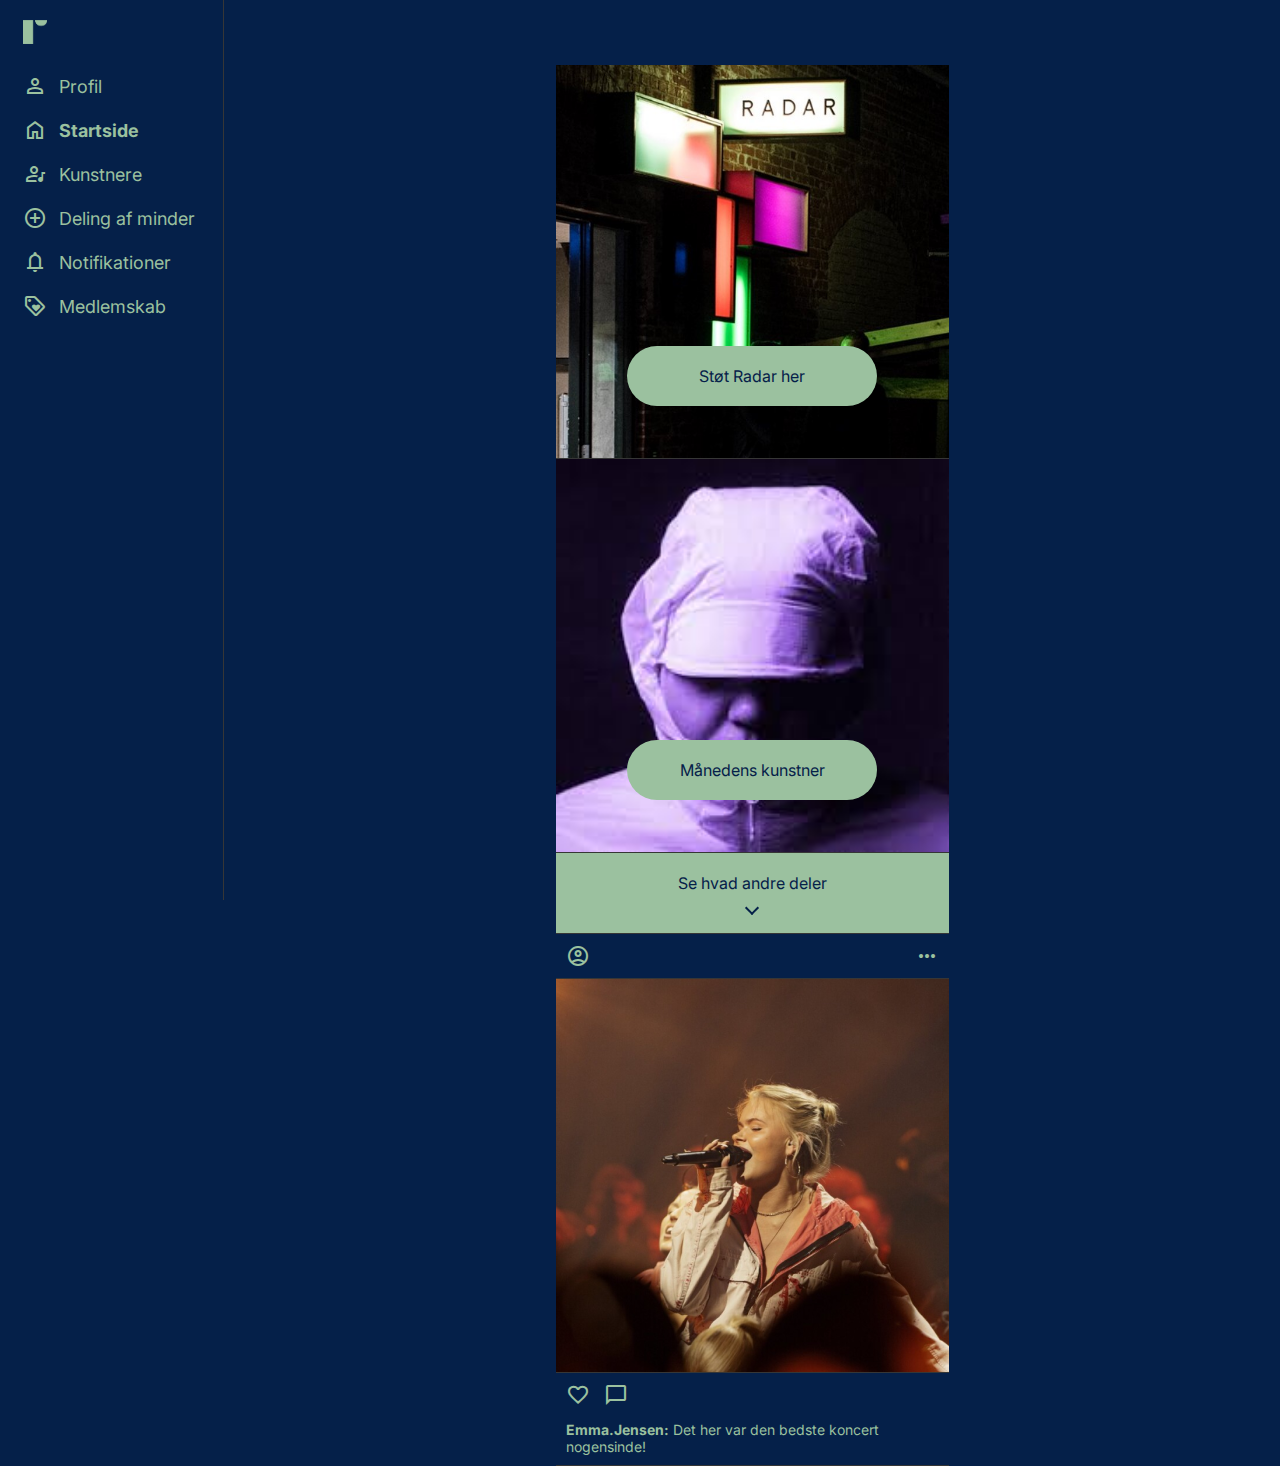
<file: index.html>
<!DOCTYPE html>
<html lang="da">

<head>
    <meta charset="UTF-8">
    <meta name="viewport" content="width=device-width, initial-scale=1.0">
    <meta name="description" content="Radar Echo">
    <title>Radar Echo</title>

    <link rel="stylesheet" href="style.css">
    <link rel="stylesheet" href="https://fonts.googleapis.com/css2?family=Inter:wght@400;600&display=swap" />
    <link rel="stylesheet" href="https://fonts.googleapis.com/css2?family=Material+Symbols+Outlined:opsz,wght,FILL,GRAD@20..48,100..700,0..1,-50..200" />
</head>

<body>

    <aside class="sidebar">
        <img src="img/radarlogo.png" alt="Radar Logo" class="logo">
        <nav class="menu">
            <a href="profil.html" class="menu-item">
                <span class="icon material-symbols-outlined">person</span>
                <span class="label">Profil</span>
            </a>
            <a href="startside.html" class="menu-item active">
                <span class="icon material-symbols-outlined">home</span>
                <span class="label">Startside</span>
            </a>
            <a href="kunstnere.html" class="menu-item">
                <span class="icon material-symbols-outlined">artist</span>
                <span class="label">Kunstnere</span>
            </a>
            <a href="delingafminder.html" class="menu-item">
                <span class="icon material-symbols-outlined">add_circle</span>
                <span class="label">Deling af minder</span>
            </a>
            <a href="notifikationer.html" class="menu-item">
                <span class="icon material-symbols-outlined">notifications</span>
                <span class="label">Notifikationer</span>
            </a>
            <a href="medlemsskab.html" class="menu-item">
                <span class="icon material-symbols-outlined">loyalty</span>
                <span class="label">Medlemskab</span>
            </a>
        </nav>
    </aside>
     
    
    <header>
        <img src="img/radarlogo.png" alt="Radar Logo" class="logo">
        <a href="profil.html">
            <span class="material-symbols-outlined person-icon">person</span>
        </a>
    </header>

    <main>
        <div class="image-container">
            <img src="img/radarindgang.jpg" alt="Radar Indgang" class="billeder">
            <div class="box1">
                <a href="https://radarlive.dk/">
                    <p>Støt Radar her</p>
                </a>
                
            </div>
        </div>

        <div class="image-container">
            <img src="img/mas.jpeg" alt="Mas Image" class="billeder">
            <div class="box1">
                <a href="kunstnere.html">
                    <p>Månedens kunstner</p>
                </a>
            </div>
        </div>

        <div class="new-box">
            <p>Se hvad andre deler</p>
            <div class="arrow-down"></div>
        </div>

        <div class="divider"></div>

        <div class="instagram-post">
            <div class="post-header">
                <span class="material-symbols-outlined custom-icon-size">account_circle</span>
                <span class="post-dots material-symbols-outlined">more_horiz</span>
            </div>
            <div class="divider"></div>
            <img src="img/annikakoncert.png" alt="Annika Koncert" class="billeder">
            <div class="divider"></div>
            <div class="post-footer">
                <span class="material-symbols-outlined heart-icon">favorite</span>
                <span class="material-symbols-outlined comment-icon">chat_bubble</span>
                <p><strong>Emma.Jensen:</strong> Det her var den bedste koncert nogensinde!</p>
            </div>
            <div class="divider"></div>
        </div>
    </main>

    <footer>
        <span class="material-symbols-outlined" data-label="Home">home</span>
        <a href="kunstnere.html">
            <span class="material-symbols-outlined" data-label="Artists">artist</span>
        </a>
        <a href="delingafminder.html">
            <span class="material-symbols-outlined" data-label="Share Memories">add_circle</span>
        </a>
        <a href="notifikationer.html">
            <span class="material-symbols-outlined" data-label="Notifications">notifications</span>
        </a>
        <a href="medlemsskab.html">
            <span class="material-symbols-outlined" data-label="Membership">loyalty</span>
        </a>
    </footer>

</body>
</html>
</file>
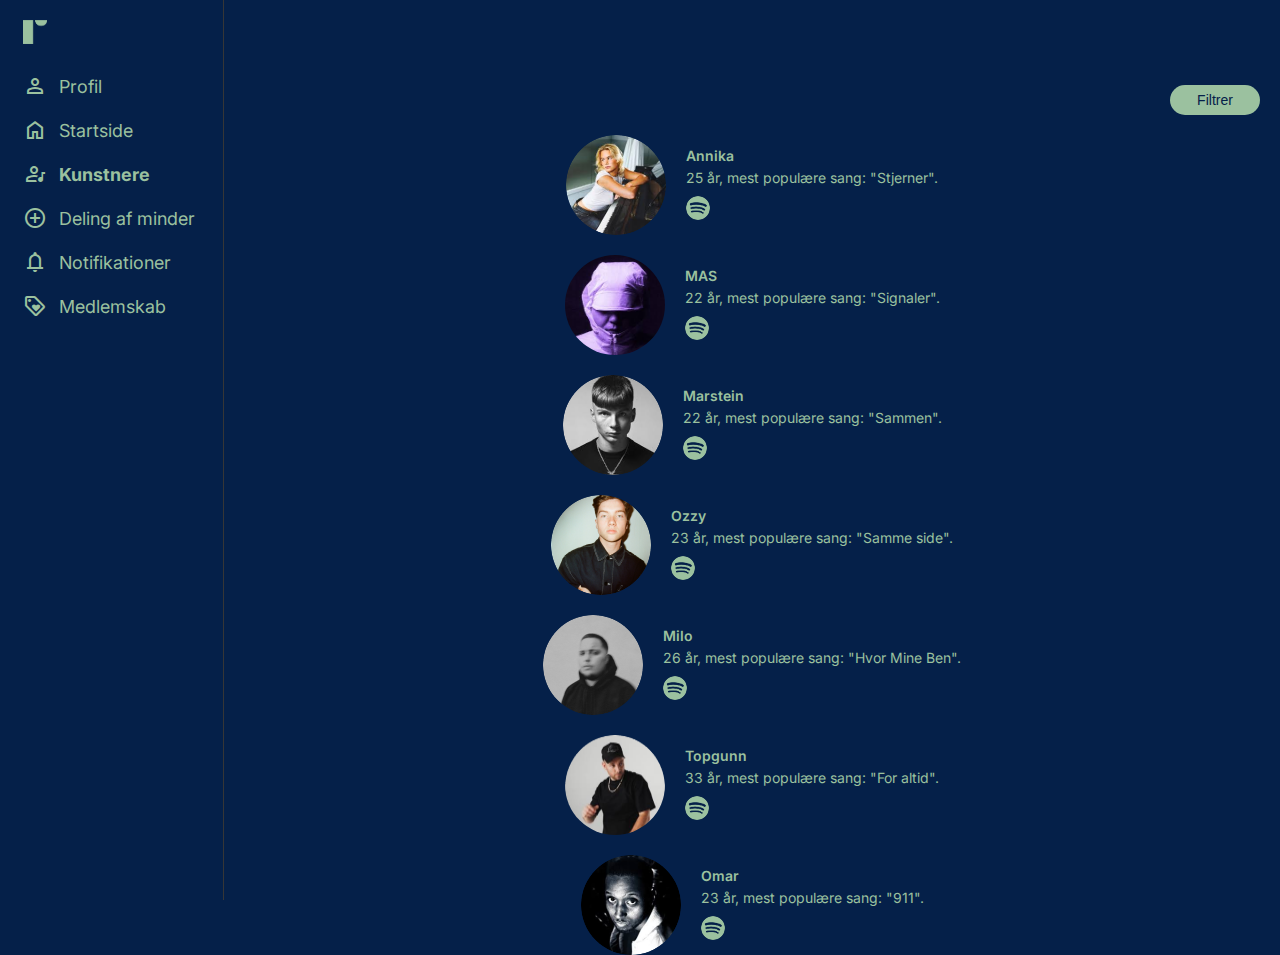
<file: kunstnere.html>
<!DOCTYPE html>
<html lang="da">

<head>
    <meta charset="UTF-8">
    <meta name="viewport" content="width=device-width, initial-scale=1.0">
    <meta name="description" content="Kunstnere på Radar">
    <title>Kunstnere</title>
    <link rel="stylesheet" href="style.css">
    <link rel="stylesheet" href="https://fonts.googleapis.com/css2?family=Inter:wght@400;600&display=swap" />
    <link rel="stylesheet" href="https://fonts.googleapis.com/css2?family=Material+Symbols+Outlined:opsz,wght,FILL,GRAD@20..48,100..700,0..1,-50..200" />
</head>

<body>

    <aside class="sidebar">
        <img src="img/radarlogo.png" alt="Radar Logo" class="logo">
        <nav class="menu">
            <a href="profil.html" class="menu-item">
                <span class="icon material-symbols-outlined">person</span>
                <span class="label">Profil</span>
            </a>
            <a href="index.html" class="menu-item">
                <span class="icon material-symbols-outlined">home</span>
                <span class="label">Startside</span>
            </a>
            <a href="kunstnere.html" class="menu-item active">
                <span class="icon material-symbols-outlined">artist</span>
                <span class="label">Kunstnere</span>
            </a>
            <a href="delingafminder.html" class="menu-item">
                <span class="icon material-symbols-outlined">add_circle</span>
                <span class="label">Deling af minder</span>
            </a>
            <a href="notifikationer.html" class="menu-item">
                <span class="icon material-symbols-outlined">notifications</span>
                <span class="label">Notifikationer</span>
            </a>
            <a href="medlemsskab.html" class="menu-item">
                <span class="icon material-symbols-outlined">loyalty</span>
                <span class="label">Medlemskab</span>
            </a>
        </nav>
    </aside>

    <header class="artist-header">
        <a href="index.html">
            <span class="material-symbols-outlined back-icon">chevron_left</span>
        </a>
        <h1>Kunstnere</h1>
    </header>

    <main>

        <button class="filtrer-knap">Filtrer</button>

        <div class="artist-info">
            <img src="img/annika.png" alt="Kunstnerens billede" class="artist-image">
            <div class="artist-details">
                <p class="artist-name">Annika</p>
                <p class="artist-description">25 år, mest populære sang: "Stjerner".</p>
                <a href="https://open.spotify.com/artist/1GKN1Js8fa19K23eIhOMhg" class="spotify-link">
                    <img src="img/spotify.png" alt="Spotify">
                </a>
            </div>
        </div>

        <div class="artist-info">
            <img src="img/mas.jpeg" alt="Kunstnerens billede" class="artist-image">
            <div class="artist-details">
                <p class="artist-name">MAS</p>
                <p class="artist-description">22 år, mest populære sang: "Signaler".</p>
                <a href="https://open.spotify.com/artist/3Tg0bQKDqc4ONwmKywDq72" class="spotify-link">
                    <img src="img/spotify.png" alt="Spotify">
                </a>
            </div>
        </div>

        <div class="artist-info">
            <img src="img/marstein.png" alt="Kunstnerens billede" class="artist-image">
            <div class="artist-details">
                <p class="artist-name">Marstein</p>
                <p class="artist-description">22 år, mest populære sang: "Sammen".</p>
                <a href="https://open.spotify.com/artist/7KjsjftPKKarTvZlawniPi" class="spotify-link">
                    <img src="img/spotify.png" alt="Spotify">
                </a>
            </div>
        </div>

        <div class="artist-info">
            <img src="img/ozzy.png" alt="Kunstnerens billede" class="artist-image">
            <div class="artist-details">
                <p class="artist-name">Ozzy</p>
                <p class="artist-description">23 år, mest populære sang: "Samme side".</p>
                <a href="https://open.spotify.com/artist/1RJznM4DOSV69NWbkq3RA9" class="spotify-link">
                    <img src="img/spotify.png" alt="Spotify">
                </a>
            </div>
        </div>

        <div class="artist-info">
            <img src="img/milo.png" alt="Kunstnerens billede" class="artist-image">
            <div class="artist-details">
                <p class="artist-name">Milo</p>
                <p class="artist-description">26 år, mest populære sang: "Hvor Mine Ben".</p>
                <a href="https://open.spotify.com/artist/0ySh6QBLEyARk5Nfuxu3gF" class="spotify-link">
                    <img src="img/spotify.png" alt="Spotify">
                </a>
            </div>
        </div>

        <div class="artist-info">
            <img src="img/topgunn.png" alt="Kunstnerens billede" class="artist-image">
            <div class="artist-details">
                <p class="artist-name">Topgunn</p>
                <p class="artist-description">33 år, mest populære sang: "For altid".</p>
                <a href="https://open.spotify.com/artist/4nXezpatStChCEWVvYLjd5" class="spotify-link">
                    <img src="img/spotify.png" alt="Spotify">
                </a>
            </div>
        </div>

        <div class="artist-info">
            <img src="img/omar.png" alt="Kunstnerens billede" class="artist-image">
            <div class="artist-details">
                <p class="artist-name">Omar</p>
                <p class="artist-description">23 år, mest populære sang: "911".</p>
                <a href="https://open.spotify.com/artist/1GLzVjVa7bLnAcD1At98j3" class="spotify-link">
                    <img src="img/spotify.png" alt="Spotify">
                </a>
            </div>
        </div>

    </main>

</body>

</html>
</file>
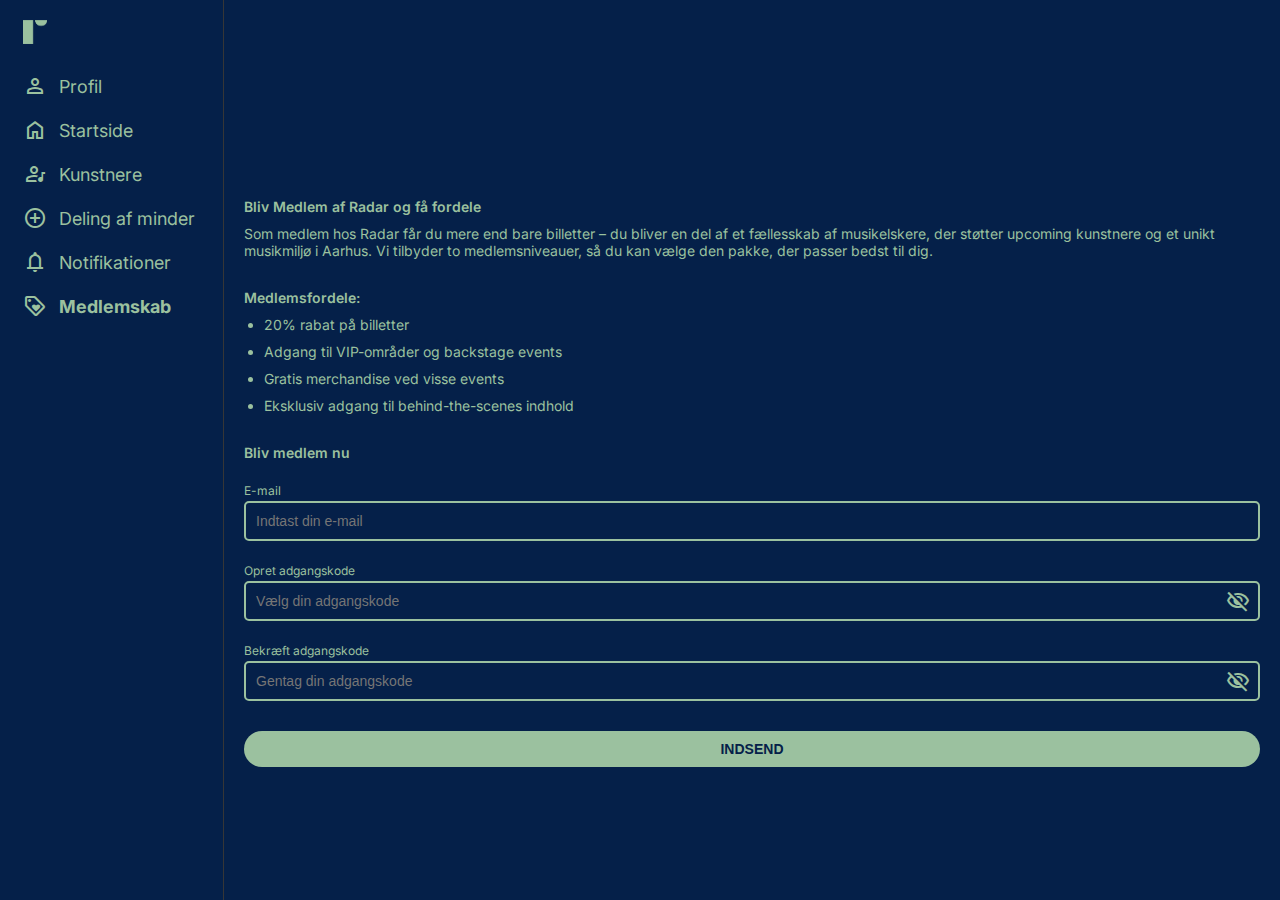
<file: medlemsskab.html>
<!DOCTYPE html>
<html lang="da">

<head>
    <meta charset="UTF-8">
    <meta name="viewport" content="width=device-width, initial-scale=1.0">
    <meta name="description" content="Bliv medlem af Radar">
    <title>Medlemskab - Radar</title>
    <link rel="stylesheet" href="style.css">
    <link rel="stylesheet" href="https://fonts.googleapis.com/css2?family=Inter:wght@400;600&display=swap" />
    <link rel="stylesheet" href="https://fonts.googleapis.com/css2?family=Material+Symbols+Outlined:opsz,wght,FILL,GRAD@20..48,100..700,0..1,-50..200" />
</head>

<body>

    <aside class="sidebar">
        <img src="img/radarlogo.png" alt="Radar Logo" class="logo">
        <nav class="menu">
            <a href="profil.html" class="menu-item">
                <span class="icon material-symbols-outlined">person</span>
                <span class="label">Profil</span>
            </a>
            <a href="index.html" class="menu-item">
                <span class="icon material-symbols-outlined">home</span>
                <span class="label">Startside</span>
            </a>
            <a href="kunstnere.html" class="menu-item">
                <span class="icon material-symbols-outlined">artist</span>
                <span class="label">Kunstnere</span>
            </a>
            <a href="delingafminder.html" class="menu-item">
                <span class="icon material-symbols-outlined">add_circle</span>
                <span class="label">Deling af minder</span>
            </a>
            <a href="notifikationer.html" class="menu-item">
                <span class="icon material-symbols-outlined">notifications</span>
                <span class="label">Notifikationer</span>
            </a>
            <a href="medlemsskab.html" class="menu-item active">
                <span class="icon material-symbols-outlined">loyalty</span>
                <span class="label">Medlemskab</span>
            </a>
        </nav>
    </aside>

    <header class="artist-header">
        <a href="index.html">
            <span class="material-symbols-outlined back-icon">chevron_left</span>
        </a>
        <h1>Medlemskab</h1>
    </header>

    <main>
        <div class="membership-content">
            <h2>Bliv Medlem af Radar og få fordele</h2>
            <p class="description">Som medlem hos Radar får du mere end bare billetter – du bliver en del af et fællesskab af musikelskere, der støtter upcoming kunstnere og et unikt musikmiljø i Aarhus. Vi tilbyder to medlemsniveauer, så du kan vælge den pakke, der passer bedst til dig.</p>

            <h3>Medlemsfordele:</h3>
            <ul>
                <li>20% rabat på billetter</li>
                <li>Adgang til VIP-områder og backstage events</li>
                <li>Gratis merchandise ved visse events</li>
                <li>Eksklusiv adgang til behind-the-scenes indhold</li>
            </ul>
            <br>
            <h3>Bliv medlem nu</h3>
            <form action="#" method="post" class="membership-form">
                <label for="email" class="input-label">E-mail</label>
                <input type="email" id="email" name="email" class="input-field" placeholder="Indtast din e-mail" required>

                <label for="password" class="input-label">Opret adgangskode</label>
                <div class="password-container">
                    <input type="password" id="password" name="password" class="input-field" placeholder="Vælg din adgangskode" required disabled>
                    <span class="material-symbols-outlined eye-icon" id="toggle-password">visibility_off</span>
                </div>

                <label for="confirm-password" class="input-label">Bekræft adgangskode</label>
                <div class="password-container">
                    <input type="password" id="confirm-password" name="confirm-password" class="input-field" placeholder="Gentag din adgangskode" required disabled>
                    <span class="material-symbols-outlined eye-icon" id="toggle-confirm-password">visibility_off</span>
                </div>

                <button type="submit" class="submit-button" disabled>INDSEND</button>
            </form>
        </div>
    </main>

    <script src="script.js"></script>
</body>

</html>
</file>
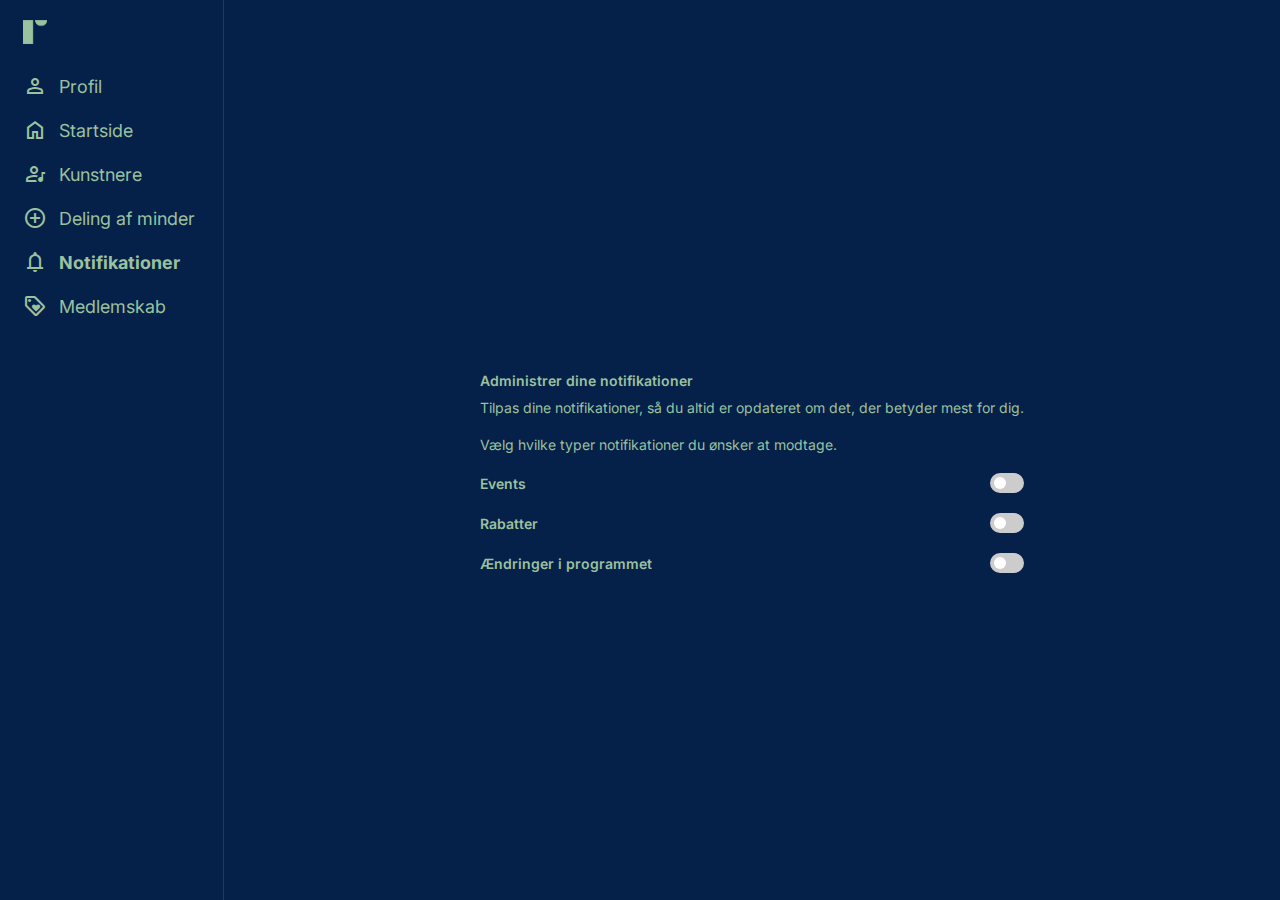
<file: notifikationer.html>
<!DOCTYPE html>
<html lang="da">

<head>
    <meta charset="UTF-8">
    <meta name="viewport" content="width=device-width, initial-scale=1.0">
    <meta name="description" content="Kunstnere på Radar">
    <title>Notifikationer</title>
    <link rel="stylesheet" href="style.css">
    <link rel="stylesheet" href="https://fonts.googleapis.com/css2?family=Inter:wght@400;600&display=swap" />
    <link rel="stylesheet" href="https://fonts.googleapis.com/css2?family=Material+Symbols+Outlined:opsz,wght,FILL,GRAD@20..48,100..700,0..1,-50..200" />
</head>

<body>

    <aside class="sidebar">
        <img src="img/radarlogo.png" alt="Radar Logo" class="logo">
        <nav class="menu">
            <a href="profil.html" class="menu-item">
                <span class="icon material-symbols-outlined">person</span>
                <span class="label">Profil</span>
            </a>
            <a href="index.html" class="menu-item">
                <span class="icon material-symbols-outlined">home</span>
                <span class="label">Startside</span>
            </a>
            <a href="kunstnere.html" class="menu-item">
                <span class="icon material-symbols-outlined">artist</span>
                <span class="label">Kunstnere</span>
            </a>
            <a href="delingafminder.html" class="menu-item">
                <span class="icon material-symbols-outlined">add_circle</span>
                <span class="label">Deling af minder</span>
            </a>
            <a href="notifikationer.html" class="menu-item active">
                <span class="icon material-symbols-outlined">notifications</span>
                <span class="label">Notifikationer</span>
            </a>
            <a href="medlemsskab.html" class="menu-item">
                <span class="icon material-symbols-outlined">loyalty</span>
                <span class="label">Medlemskab</span>
            </a>
        </nav>
    </aside>

    <header class="artist-header">
        <a href="index.html">
            <span class="material-symbols-outlined back-icon">chevron_left</span>
        </a>
        <h1>Notifikationer</h1>
    </header>

    <main>
        
        <div class="notification-settings">
            <h2>Administrer dine notifikationer</h2>
            <p>Tilpas dine notifikationer, så du altid er opdateret om det, der betyder mest for dig.</p>
            <p>Vælg hvilke typer notifikationer du ønsker at modtage.</p>

            <div class="notification-option">
                <h3>Events</h3>
                <label class="switch">
                    <input type="checkbox" class="on-off">
                    <span class="slider"></span>
                </label>
            </div>

            <div class="notification-option">
                <h3>Rabatter</h3>
                <label class="switch">
                    <input type="checkbox" class="on-off">
                    <span class="slider"></span>
                </label>
            </div>

            <div class="notification-option">
                <h3>Ændringer i programmet</h3>
                <label class="switch">
                    <input type="checkbox" class="on-off">
                    <span class="slider"></span>
                </label>
            </div>
        </div>

    </main>

</body>

</html>
</file>
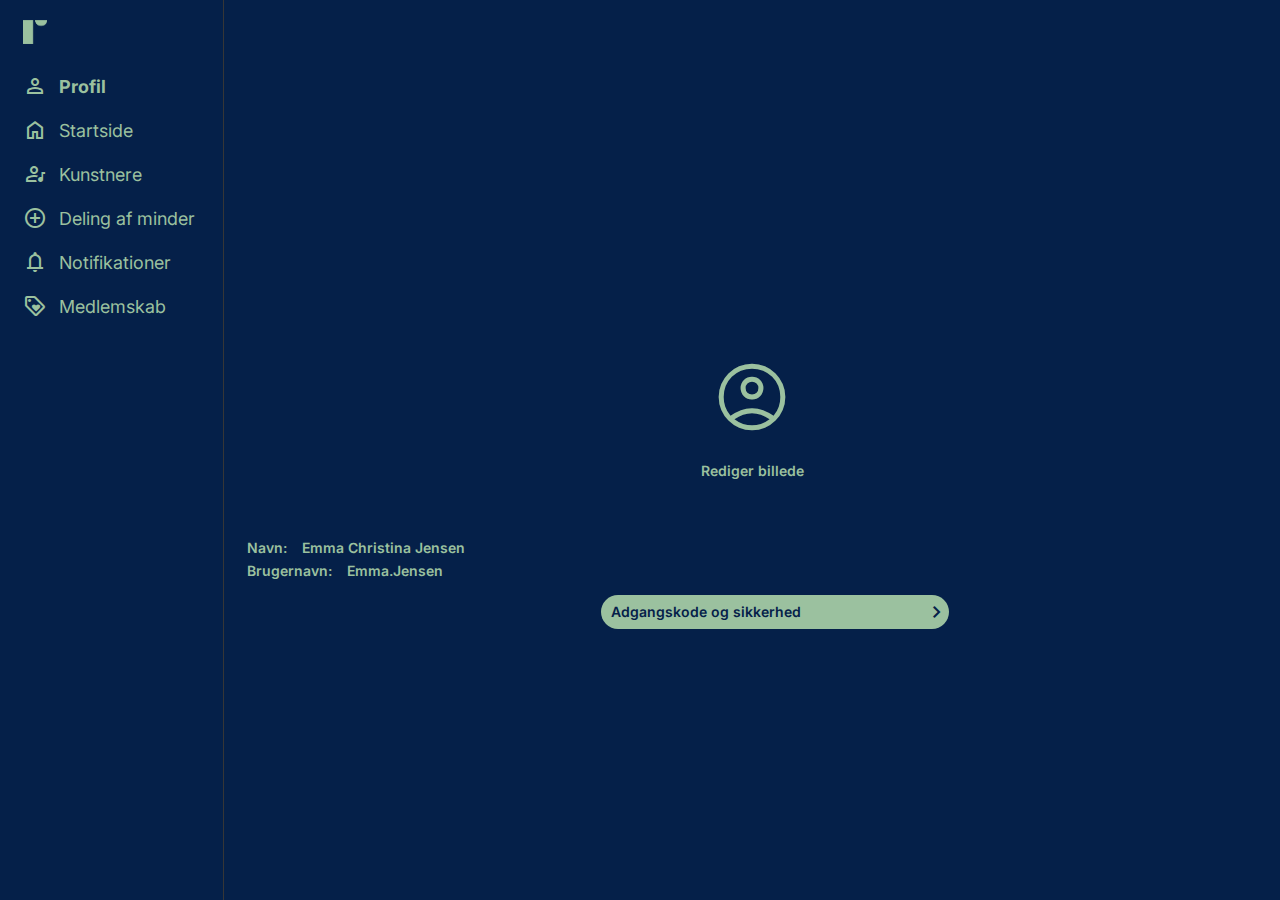
<file: profil.html>
<!DOCTYPE html>
<html lang="da">

<head>
    <meta charset="UTF-8">
    <meta name="viewport" content="width=device-width, initial-scale=1.0">
    <meta name="description" content="Profilside på Radar">
    <title>Profil</title>
    <link rel="stylesheet" href="style.css">
    <link rel="stylesheet" href="https://fonts.googleapis.com/css2?family=Inter:wght@400;600&display=swap" />
    <link rel="stylesheet" href="https://fonts.googleapis.com/css2?family=Material+Symbols+Outlined:opsz,wght,FILL,GRAD@20..48,100..700,0..1,-50..200" />
</head>

<body class="profil-page">

    <aside class="sidebar">
        <img src="img/radarlogo.png" alt="Radar Logo" class="logo">
        <nav class="menu">
            <a href="profil.html" class="menu-item active">
                <span class="icon material-symbols-outlined">person</span>
                <span class="label">Profil</span>
            </a>
            <a href="index.html" class="menu-item">
                <span class="icon material-symbols-outlined">home</span>
                <span class="label">Startside</span>
            </a>
            <a href="kunstnere.html" class="menu-item">
                <span class="icon material-symbols-outlined">artist</span>
                <span class="label">Kunstnere</span>
            </a>
            <a href="delingafminder.html" class="menu-item">
                <span class="icon material-symbols-outlined">add_circle</span>
                <span class="label">Deling af minder</span>
            </a>
            <a href="notifikationer.html" class="menu-item">
                <span class="icon material-symbols-outlined">notifications</span>
                <span class="label">Notifikationer</span>
            </a>
            <a href="medlemsskab.html" class="menu-item">
                <span class="icon material-symbols-outlined">loyalty</span>
                <span class="label">Medlemskab</span>
            </a>
        </nav>
    </aside>

    <header class="artist-header">
        <a href="index.html">
            <span class="material-symbols-outlined back-icon">chevron_left</span>
        </a>
        <h1>Profil</h1>
    </header>

    <main>

        <div class="profile-image">
            <span class="material-symbols-outlined profile-icon">account_circle</span>
            <p class="edit-image">Rediger billede</p>
        </div>

        <div class="profile-details">
            <div>
                <span class="detail-label">Navn: </span><span class="editable" contenteditable="true">Emma Christina Jensen</span>
            </div>
            <div>
                <span class="detail-label">Brugernavn: </span><span class="editable" contenteditable="true">Emma.Jensen</span>
            </div>
        </div>

        <button class="security-button">
            <span>Adgangskode og sikkerhed</span>
            <i class="material-symbols-outlined">chevron_right</i>
        </button>

    </main>
    <script src="script.js"></script>
</body>

</html>
</file>
<file: style.css>
* {
    margin: 0;
    padding: 0;
    box-sizing: border-box;
}

body {
    background-color: #052049;
    font-family: 'Inter', sans-serif;
}

header {
    height: 65px;
    width: 100%;
    background-color: #052049;
    display: flex;
    justify-content: space-between;
    align-items: center;
    padding: 0 23px;
    border-bottom: 1px solid #363636;
    position: fixed;
    top: 0;
    left: 0;
    z-index: 100;
}

.person-icon {
    font-size: 30px;
    color: #9BC19F;
}

.logo {
    width: 24px;
    height: 24px;
}

.material-symbols-outlined {
    font-family: 'Material Symbols Outlined';
    font-weight: bold;
    font-style: normal;
    font-size: 28px;
    color: #9BC19F;
    cursor: pointer;
}

main {
    display: flex;
    flex-direction: column;
    align-items: left;
    min-height: 100vh;
    
    width: 393px;
    margin: 0 auto;
}

.image-container {
    position: relative;
    display: inline-block;
    border-bottom: 1px solid #363636;
    padding: 0;
    margin: 0;
    width: 393px;
}

.billeder {
    width: 393px;
    height: 393px;
    display: block;
    margin: 0 auto;
    object-fit: cover;
}

.box1 {
    position: absolute;
    bottom: 52px;
    left: 50%;
    transform: translateX(-50%);
    width: 250px;
    height: 60px;
    background-color: #9BC19F;
    display: flex;
    justify-content: center;
    align-items: center;
    text-align: center;
    border-radius: 50px;
}

.box1 p {
    color: #052049;
    font-weight: normal;
}

.new-box {
    width: 393px;
    height: 80px;
    background-color: #9BC19F;
    display: flex;
    flex-direction: column;
    justify-content: center;
    align-items: center;
    text-align: center;
    position: relative;
}

.new-box p {
    color: #052049;
    font-weight: normal;
}

.arrow-down {
    width: 10px;
    height: 10px;
    border-left: 2px solid #052049;
    border-top: 2px solid #052049;
    transform: rotate(225deg);
    animation: bounce 2s ease-in-out infinite;
    margin-top: 10px;
}

@keyframes bounce {
    0% {
        transform: translateY(5px) rotate(225deg);
    }
    50% {
        transform: translateY(-7px) rotate(225deg);
    }
    100% {
        transform: translateY(5px) rotate(225deg);
    }
}

.divider {
    height: 1px;
    background-color: #363636;
    width: 393px;
    margin: 0 auto;
    padding: 0;
}

.instagram-post {
    width: 393px;
    background-color: #052049;
    color: #9BC19F;
}

.post-header {
    display: flex;
    justify-content: space-between;
    align-items: center;
    padding: 10px;
}

.custom-icon-size {
    font-size: 24px;
    width: 24px;
    height: 24px;
}


.post-dots {
    font-size: 24px;
}

.post-footer {
    padding: 10px;
}

.heart-icon, .comment-icon {
    margin-right: 10px;
    font-size: 24px;
    cursor: pointer;
}

.post-footer p {
    margin-top: 10px;
    color: #9BC19F;
    font-size: 14px;
}

footer {
    width: 100%;
    padding: 10px;
    z-index: 1000;
    margin-top: auto;
}

footer .material-symbols-outlined {
    font-size: 28px;
    color: #9BC19F;
}


.artist-header {
    height: 116px;
    width: 393px;
    background-color: #052049;
    margin: 0 auto;
    position: relative;
    padding: 0 23px;
    display: flex;
    align-items: flex-end;
    border-bottom: 1px solid #363636;
}

.artist-header h1 {
    color: #9BC19F;
    font-style: normal;
    font-weight: 600;
    font-size: 18px;
    margin-bottom: 10px;
    margin-left: auto;
    margin-right: auto;
    text-align: center;
}

.artist-header .back-icon {
    font-size: 24px;
    color: #9BC19F;
    cursor: pointer;
    position: absolute;
    left: 23px;
    bottom: 10px;
}

a {
    text-decoration: none;
}

.artist-header {
    height: 116px;
    width: 393px;
    background-color: #052049;
    margin: 0 auto;
    position: relative;
    padding: 0 23px;
    display: flex;
    align-items: flex-end;
    border-bottom: 1px solid #363636;
}

.artist-header h1 {
    color: #9BC19F;
    font-style: normal;
    font-weight: 600;
    font-size: 18px;
    margin-bottom: 10px;
    margin-left: auto;
    margin-right: auto;
    text-align: center;
}

.artist-header .back-icon {
    font-size: 24px;
    color: #9BC19F;
    cursor: pointer;
    position: absolute;
    left: 23px;
    bottom: 10px;
}

.artist-info {
    display: flex;
    align-items: center;
    margin-top: 20px;
    padding-left: 23px;
    padding-right: 23px;
}

.artist-info img {
    width: 100px;
    height: 100px;
    border-radius: 50%;
    margin-right: 20px;
}

.artist-details {
    display: flex;
    flex-direction: column;
}

.artist-name, .artist-description {
    font-weight: 600;
    font-size: 14px;
    color: #9BC19F;
    margin: 0;
}

.artist-description {
    font-weight: normal;
    margin-top: 5px;
}

.spotify-link img {
    width: 24px;
    height: 24px;
    margin-top: 10px;
    cursor: pointer;
}

.filtrer-knap {
    height: 30px;
    width: 90px;
    background-color: #9BC19F;
    color: #052049;
    font-weight: normal;
    font-size: 14px;
    border-radius: 50px;
    border: none;
    cursor: pointer;
    margin-top: 20px;
    display: block;
    margin-left: auto;
    margin-right: 20px;
    text-align: center;
}

.notification-settings {
    padding: 20px;
    color: #9BC19F;
}

.notification-settings h2 {
    font-size: 14px;
    font-weight: 600;
    margin-bottom: 10px;
}

.notification-settings p {
    font-size: 14px;
    font-weight: normal;
    margin-bottom: 20px;
}

.notification-option {
    display: flex;
    justify-content: space-between;
    align-items: center;
    margin-bottom: 20px;
}

.notification-option h3 {
    font-size: 14px;
    font-weight: 600;
}

.switch {
    position: relative;
    display: inline-block;
    width: 34px;
    height: 20px;
}

.switch input {
    opacity: 0;
    width: 0;
    height: 0;
}

.slider {
    position: absolute;
    cursor: pointer;
    top: 0;
    left: 0;
    right: 0;
    bottom: 0;
    background-color: #ccc;
    transition: 0.4s;
    border-radius: 50px;
}

.slider:before {
    position: absolute;
    content: "";
    height: 12px;
    width: 12px;
    border-radius: 50px;
    left: 4px;
    bottom: 4px;
    background-color: white;
    transition: 0.4s;
}

input:checked + .slider {
    background-color: #9BC19F;
}

input:checked + .slider:before {
    transform: translateX(14px);
}

.del-button {
    height: 30px;
    width: 60px;
    background-color: #9BC19F;
    color: #052049;
    font-weight: 600;
    font-size: 18px;
    border-radius: 50px;
    border: none;
    cursor: pointer;
    position: absolute;
    right: 23px;
    bottom: 6px;
    display: flex;
    justify-content: center;
    align-items: center;
}

.image-upload-container {
    width: 393px;
    height: 393px;
    margin: 20px auto;
    display: flex;
    flex-direction: column;
    justify-content: center;
    align-items: center;
    border: 1px solid #363636;
    background-color: #052049;
    text-align: center;
    position: relative;
}

.image-upload-label {
    display: block;
    width: 100%;
    height: 100%;
    cursor: pointer;
}

.image-upload-box {
    width: 100%;
    height: 100%;
    border: 1px dashed #9BC19F;
    background-color: #1f2b42;
    display: flex;
    justify-content: center;
    align-items: center;
    position: relative;
}

.image-upload-box p {
    color: #9BC19F;
    font-size: 14px;
    font-weight: normal;
}

.image-preview {
    width: 100%;
    height: 100%;
    object-fit: cover;
    display: none;
    position: absolute;
    top: 0;
    left: 0;
}

input[type="file"] {
    display: none;
}

.change-image-btn {
    background-color: #9BC19F;
    color: #052049;
    font-weight: 600;
    font-size: 14px;
    border-radius: 50px;
    border: none;
    cursor: pointer;
    position: absolute;
    bottom: -40px;
    left: 23px;
    padding: 5px 20px;
    display: none;
}

.membership-content {
    padding: 20px;
    background-color: #052049;
    text-align: center;
    color: #9BC19F;
}

.membership-content h2,
.membership-content h3 {
    font-weight: 600;
    margin-bottom: 10px;
    font-size: 14px;
    text-align: left;
}

.membership-content .description {
    font-weight: 400;
    margin-bottom: 30px;
    font-size: 14px;
    text-align: left;
}

.membership-content ul {
    list-style-type: disc;
    padding-left: 20px;
    text-align: left;
}

.membership-content ul li {
    font-weight: 400;
    margin-bottom: 10px;
    font-size: 14px;
}

.membership-form {
    display: flex;
    flex-direction: column;
    gap: 10px;
    margin-top: 10px;
    align-items: flex-start;
}

.input-label {
    font-size: 12px;
    font-weight: normal;
    color: #9BC19F;
    text-align: left;
    margin-bottom: 5px;
    position: relative;
    top: 12px;
}

.input-field {
    padding: 10px;
    border: 2px solid #9BC19F;
    border-radius: 5px;
    font-size: 14px;
    width: 100%;
    background-color: transparent;
    color: #9BC19F;
}

.password-container {
    position: relative;
    width: 100%;
}

.eye-icon {
    position: absolute;
    right: 10px;
    top: 50%;
    transform: translateY(-50%);
    cursor: pointer;
    color: #9BC19F;
}

.submit-button {
    background-color: #9BC19F;
    color: #052049;
    font-weight: 600;
    font-size: 14px;
    border-radius: 50px;
    border: none;
    padding: 10px;
    width: 100%;
    cursor: pointer;
    text-align: center;
    margin-top: 20px;
}


.profile-image {
    text-align: center;
    margin-bottom: 20px;
}

.profile-icon {
    font-size: 80px !important;
    color: #9BC19F;
    margin-top: 20px;
}

.edit-image {
    font-weight: 600;
    font-size: 14px;
    color: #9BC19F;
    margin-top: 10px;
}

.profile-details {
    padding-left: 23px;
    margin-top: 20px;
    width: 100%;
}

.detail-label {
    font-weight: 600;
    font-size: 14px;
    color: #9BC19F;
    margin-right: 10px;
}

.profile-details span {
    display: inline-block;
    margin-top: 5px;
    color: #9BC19F;
    font-size: 14px;
    font-weight: 600;
}

.editable {
    display: inline-block;
    margin-top: 5px;
    color: #9BC19F;
    font-size: 14px;
    font-weight: normal;
    outline: none;
    border-bottom: 1px solid transparent;
    padding-left: 5px;
    white-space: nowrap;
}

.editable:focus {
    border-bottom: 1px solid #9BC19F;
    animation: blinkCaret 0.8s step-end infinite;
}

@keyframes blinkCaret {
    50% {
        border-color: transparent;
    }
}

.security-button {
    display: flex;
    align-items: center;
    justify-content: space-between;
    background-color: #9BC19F;
    color: #052049;
    border: none;
    height: 34px;
    width: 348px;
    border-radius: 50px;
    position: relative;
    left: 23px;
    cursor: pointer;
    font-family: 'Inter', sans-serif;
    font-size: 14px;
    margin-top: 20px;
}

.security-button span {
    font-weight: 600;
    padding-left: 10px;
}

.security-button i {
    font-size: 24px;
    color: #052049;
}

.sidebar {
    position: fixed;
    top: 0;
    left: 0;
    width: 250px;
    height: 100%;
    background-color: #052049;
    display: flex;
    flex-direction: column;
    align-items: flex-start;
    padding-top: 20px;
    box-sizing: border-box;
    border-right: 1px solid #363636;
    display: none;
}

.sidebar .logo {
    width: 24px;
    margin: 0 0 20px 23px;
}

.menu {
    width: 100%;
}

.menu-item {
    display: flex;
    align-items: center;
    padding: 10px 23px;
    text-decoration: none;
    color: #9BC19F;
    font-size: 20px;
    transition: background-color 0.3s;
}

.menu-item:hover {
    background-color: #1A3A5D;
}

.menu-item.active {
    font-weight: bold;
}

.icon {
    font-size: 24px;
    margin-right: 12px;
}

.label {
    font-size: 18px;
    display: none;
}

@media (min-width: 768px) and (max-width: 1024px) {
    .sidebar {
        display: flex;
        width: 65px;
    }

    .menu-item {
        justify-content: center;
        padding: 10px 0;
    }

    .icon {
        margin-right: 0;
    }

    .label {
        display: none;
    }

    main {
        padding-top: 65px;
        margin-left: 65px;
        width: calc(100% - 65px);
        display: flex;
        justify-content: center;
        align-items: center;
    }

    footer {
        display: none;
    }

    header {
        display: none;
    }
}

@media (min-width: 1024px) {
    .sidebar {
        display: flex;
        width: 224px;
    }

    .menu-item {
        justify-content: flex-start;
        padding: 10px 23px;
    }

    .label {
        display: inline;
    }

    .icon {
        margin-right: 12px;
    }

    header, footer {
        display: none;
    }

    main {
        padding-top: 65px;
        margin-left: 224px;
        width: calc(100% - 224px);
        display: flex;
        justify-content: center;
        align-items: center;
    }
}

@media (max-width: 767px) {
    .sidebar {
        display: none;
    }

    header, footer {
        display: block;
        height: 65px;
        display: flex;
        justify-content: space-between;
        align-items: center;
        padding: 0 20px;
    }
}

header, footer {
    position: relative;
    background-color: #052049;
    z-index: 10;
    height: 65px;
}

header .logo {
    width: 40px;
}

footer {
    display: flex;
    justify-content: space-between;
    padding: 0 20px;
}

footer span, footer a {
    color: #9BC19F;
    font-size: 20px;
}

footer a {
    text-decoration: none;
}

footer span.material-symbols-outlined {
    font-size: 24px;
}

footer .icon {
    margin-right: 10px;
}

@media (min-width: 768px) {
    footer {
        display: none;
    }
}

@media screen and (min-width: 768px) {
    .artist-header {
        display: none;
    }
}

@media (min-width: 768px) {

    .profile-container {
        display: flex;
        flex-direction: column;
        align-items: center;
        justify-content: flex-start;
        height: 100vh;
        padding-top: 65px;
        text-align: center;
    }

    .profile-icon {
        margin-bottom: 15px;
    }

    .edit-image {
        margin-bottom: 15px;
    }

    .detail-label-editable {
        margin-bottom: 15px;
        width: 100%;
    }

    .detail-label-editable input {
        display: block;
        margin: 0 auto;
    }

    .security-button {
        margin-top: 15px;
    }
}
</file>
